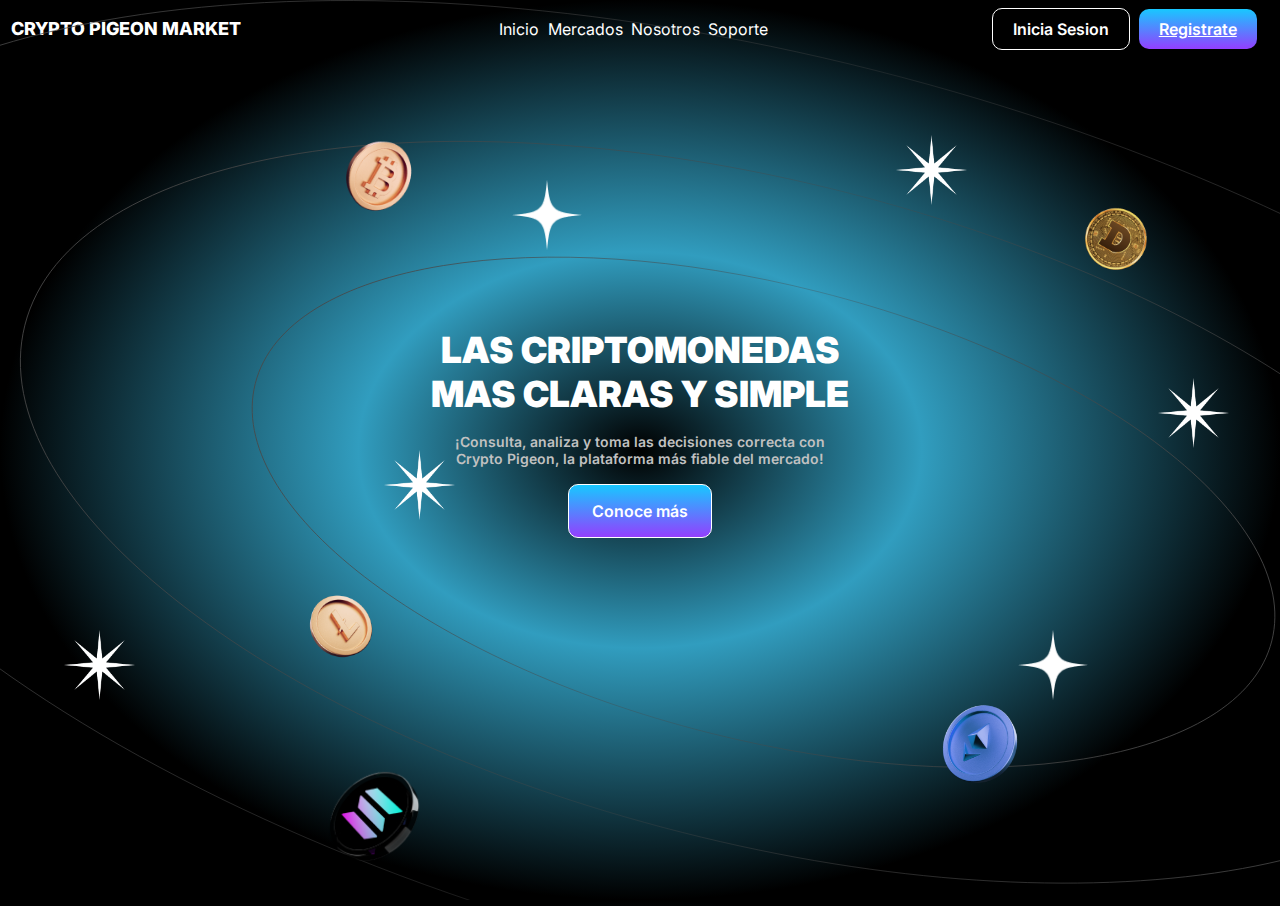
<file: index.html>
<!DOCTYPE html>
<html lang="es">
  <head>
    <meta charset="UTF-8" />
    <meta name="viewport" content="width=device-width, initial-scale=1.0" />
    <link rel="shortcut icon" href="./images/favicon.ico" type="image/x-icon"/>
    <link rel="stylesheet" type="text/css" href="./styles/global.css" />
    <link rel="stylesheet" type="text/css" href="./styles/index.css" />
    <title>Crypto Pigeon Market</title>
  </head>
  <body>
    <img id="elipses" src="./images/elipses.svg" alt="elipses" />
    <header>
      <a href="index.html">
        <h1>CRYPTO PIGEON MARKET</h1>
        <img src="./images/logo.png" alt="Crypto Pigeon Market Logo" class="logo-image">
        <img src="./images/interface.png" alt="Crypto Pigeon Market Options" class="interface">
      </a>
      <div id="options">
        <a href="index.html">Inicio</a>
        <a href="mercados.html">Mercados</a>
        <a href="nosotros.html">Nosotros</a>
        <a href="soporte.html">Soporte</a>
      </div>
      <div id="userOptions">
        <a href="login.html"><button id="btnLogging">Inicia Sesion</button></a>
        <a href="register.html"><button id="btnRegister">Registrate</button></a>
      </div>
    </header>
    <div class="imagenes">
      <img id="bitcoin" src="./images/bitcoin.png" alt="bitcoin" />
      <img id="litecoin" src="./images/litecoin.png" alt="litecoin" />
      <img id="solana" src="./images/solana.png" alt="solana" />
      <img id="etherium" src="./images/etherium.png" alt="etherium" />
      <img id="doge" src="./images/dogecoin.png" alt="doge" />
      <img id="star1" src="./images/star2.png" alt="star1" />
      <img id="star2" src="./images/star1.png" alt="star2" />
      <img id="star3" src="./images/star1.png" alt="star3" />
      <img id="star4" src="./images/star1.png" alt="star4" />
      <img id="star5" src="./images/star1.png" alt="star5" />
      <img id="star6" src="./images/star2.png" alt="star6" />
    </div>
    <div class="container">
      <h2>LAS CRIPTOMONEDAS<br />MAS CLARAS Y SIMPLE</h2>
      <p>
        ¡Consulta, analiza y toma las decisiones correcta con Crypto Pigeon, la
        plataforma más fiable del mercado!
      </p>
      <a href="nosotros.html">
        <button id="btnInfo">Conoce más</button>
      </a>
    </div>
    <script src="main.js"></script>
  </body>
</html>
</file>
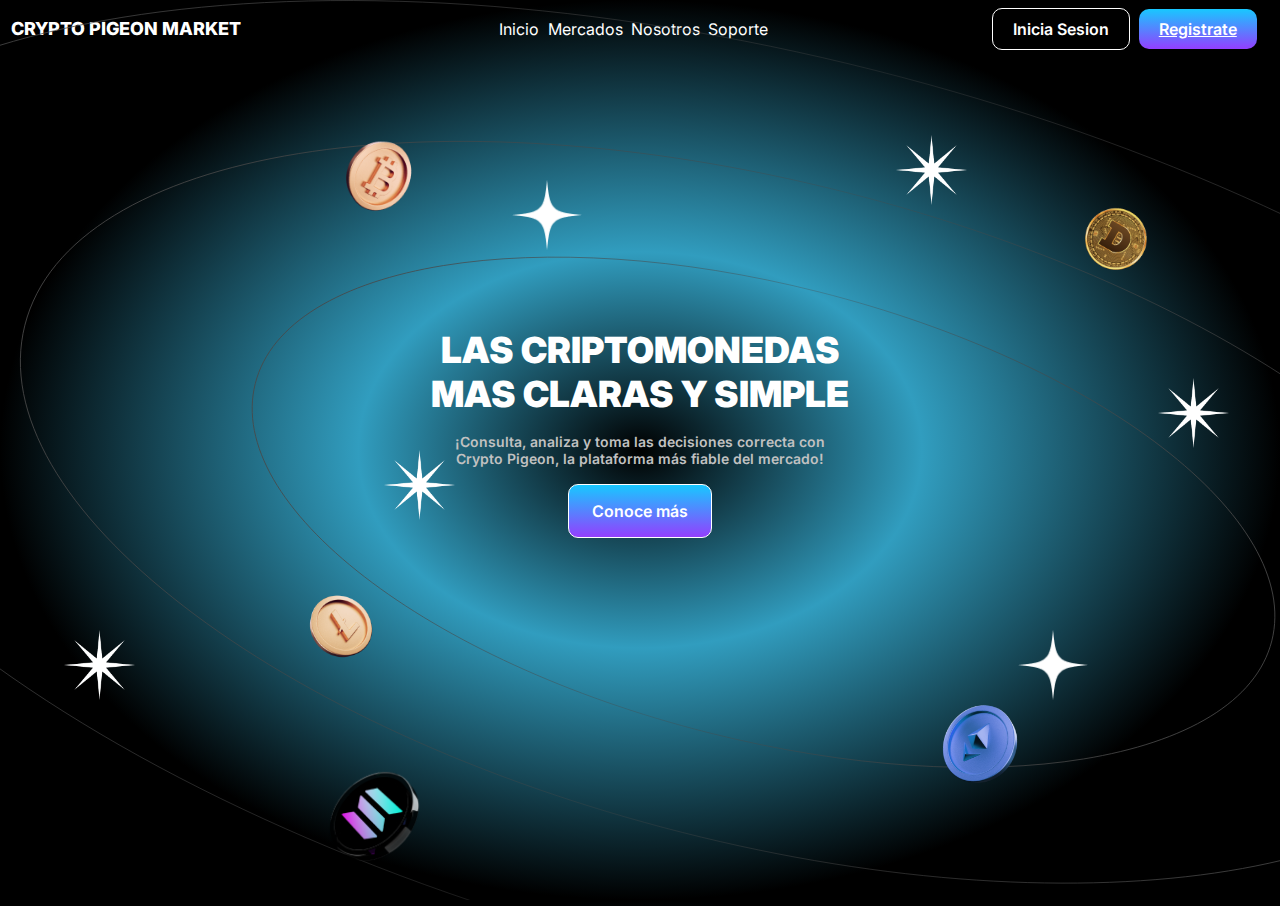
<file: indext.html>
<!DOCTYPE html>
<html lang="es">
  <head>
    <meta charset="UTF-8" />
    <meta name="viewport" content="width=device-width, initial-scale=1.0" />
    <link rel="shortcut icon" href="/images/favicon.ico" type="image/x-icon" />
    <link rel="stylesheet" type="text/css" href="/styles/global.css" />
    <link rel="stylesheet" type="text/css" href="/styles/index.css " />
    <title>Crypto Pigeon Market</title>
  </head>
  <body>
    <img id="elipses" src="/images/elipses.svg" alt="elipses" />
    <header>
      <a href="indext.html">
        <h1>CRYPTO PIGEON MARKET</h1>
      </a>
      <div id="options">
        <a href="indext.html">Inicio</a>
        <a href="mercados.html">Mercados</a>
        <a href="nosotros.html">Nosotros</a>
        <a href="soporte.html">Soporte</a>
      </div>
      <div id="userOptions">
        <a href="login.html"><button id="btnLogging">Inicia Sesion</button></a>
        <a href="register.html"><button id="btnRegister">Registrate</button></a>
      </div>
    </header>
    <div class="imagenes">
      <img id="bitcoin" src="./images/bitcoin.png" alt="bitcoin" />
      <img id="litecoin" src="./images/litecoin.png" alt="litecoin" />
      <img id="solana" src="./images/solana.png" alt="solana" />
      <img id="etherium" src="./images/etherium.png" alt="etherium" />
      <img id="doge" src="./images/dogecoin.png" alt="doge" />
      <img id="star1" src="./images/star2.png" alt="star1" />
      <img id="star2" src="./images/star1.png" alt="star2" />
      <img id="star3" src="./images/star1.png" alt="star3" />
      <img id="star4" src="./images/star1.png" alt="star4" />
      <img id="star5" src="./images/star1.png" alt="star5" />
      <img id="star6" src="./images/star2.png" alt="star6" />
    </div>
    <div class="container">
      <h2>LAS CRIPTOMONEDAS<br />MAS CLARAS Y SIMPLE</h2>
      <p>
        ¡Consulta, analiza y toma las decisiones correcta con Crypto Pigeon, la
        plataforma más fiable del mercado!
      </p>
      <a href="informacion.html">
        <button id="btnInfo">Conoce más</button>
      </a>
    </div>
  </body>
</html>
</file>
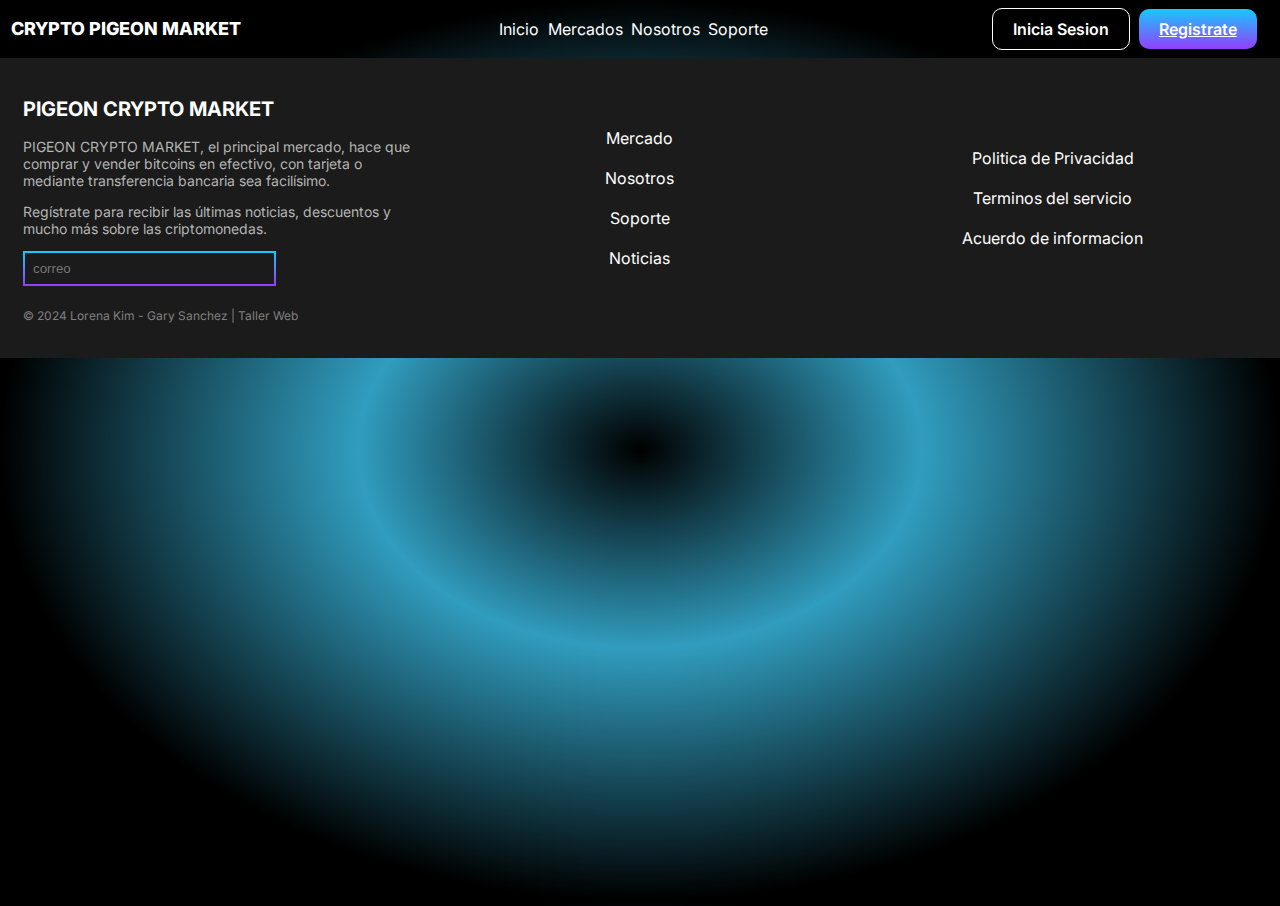
<file: login.html>
<!DOCTYPE html>
<html lang="en">
  <head>
    <meta charset="UTF-8" />
    <meta name="viewport" content="width=device-width, initial-scale=1.0" />
    <link rel="stylesheet" type="text/css" href="./styles/global.css"> 
    <link rel="stylesheet" type="text/css" href="./styles/login.css"> 
    <link rel="stylesheet" type="text/css" href="./styles/index.css"> 
    <title>Crypto Pigeon Market</title>
  </head>
  <body>
    <header>
      <a href="index.html">
        <h1>CRYPTO PIGEON MARKET</h1>
        <img src="./images/logo.png" alt="Crypto Pigeon Market Logo" class="logo-image">
        <img src="./images/interface.png" alt="Crypto Pigeon Market Options" class="interface">
      </a>
      <div id="options">
        <a href="index.html">Inicio</a>
        <a href="mercados.html">Mercados</a>
        <a href="nosotros.html">Nosotros</a>
        <a href="soporte.html">Soporte</a>
      </div>
      <div id="userOptions">
        <a href="login.html"><button id="btnLogging">Inicia Sesion</button></a>
        <a href="register.html"><button id="btnRegister">Registrate</button></a>
      </div>
    </header>
    <section class="login-wrap">
      <section class="login">
        <h2>Iniciar Sesion</h2>
        <form action="" method="post" class="form" onsubmit="login(event)">
          <label for="email">Correo</label>
          <input type="email" name="email" id="email" placeholder="correo@ejemplo.com" required>
          <label for="password">Contraseña</label>
          <input type="password" name="password" id="password" placeholder="*******" required>
          <label for="confirm-password">Confirmar Contraseña</label>
          <input type="password" name="confirm-password" id="confirm-password" placeholder="*******" required>
          <button type="submit" id="btnEnviar">Enviar</button>
        </form>
      </section>
    </section>
    
    <footer id="main-footer">
      <table style="width: 100%">
        <tr class="footer-elements">
          <td class="footer-column">
            <div>
              <h2>PIGEON CRYPTO MARKET</h2>
              <p>
                PIGEON CRYPTO MARKET, el principal mercado, hace que comprar y
                vender bitcoins en efectivo, con tarjeta o mediante
                transferencia bancaria sea facilísimo.
              </p>
              <p>
                Regístrate para recibir las últimas noticias, descuentos y mucho
                más sobre las criptomonedas.
              </p>
              <input type="email" placeholder="correo" id = "footer-email" onkeydown="footer(event)"/>
              <p class="footer-info">
                © 2024 Lorena Kim - Gary Sanchez | Taller Web
              </p>
            </div>
          </td>
          <td class="footer-column">
            <nav>
              <a href="./mercados.html">Mercado</a><br />
              <a href="./nosotros.html">Nosotros</a><br />
              <a href="./soporte.html">Soporte</a><br />
              <a href="./noticias.html">Noticias</a><br />
            </nav>
          </td>
          <td class="footer-column">
            <nav>
              <a href="./privacity.html">Politica de Privacidad</a><br />
              <a href="./terms.html">Terminos del servicio</a><br />
              <a href="./agreement.html">Acuerdo de informacion</a><br />
            </nav>
          </td>
        </tr>
      </table>
    </footer>
    <script src="main.js"></script>
  </body>
</html>
</file>
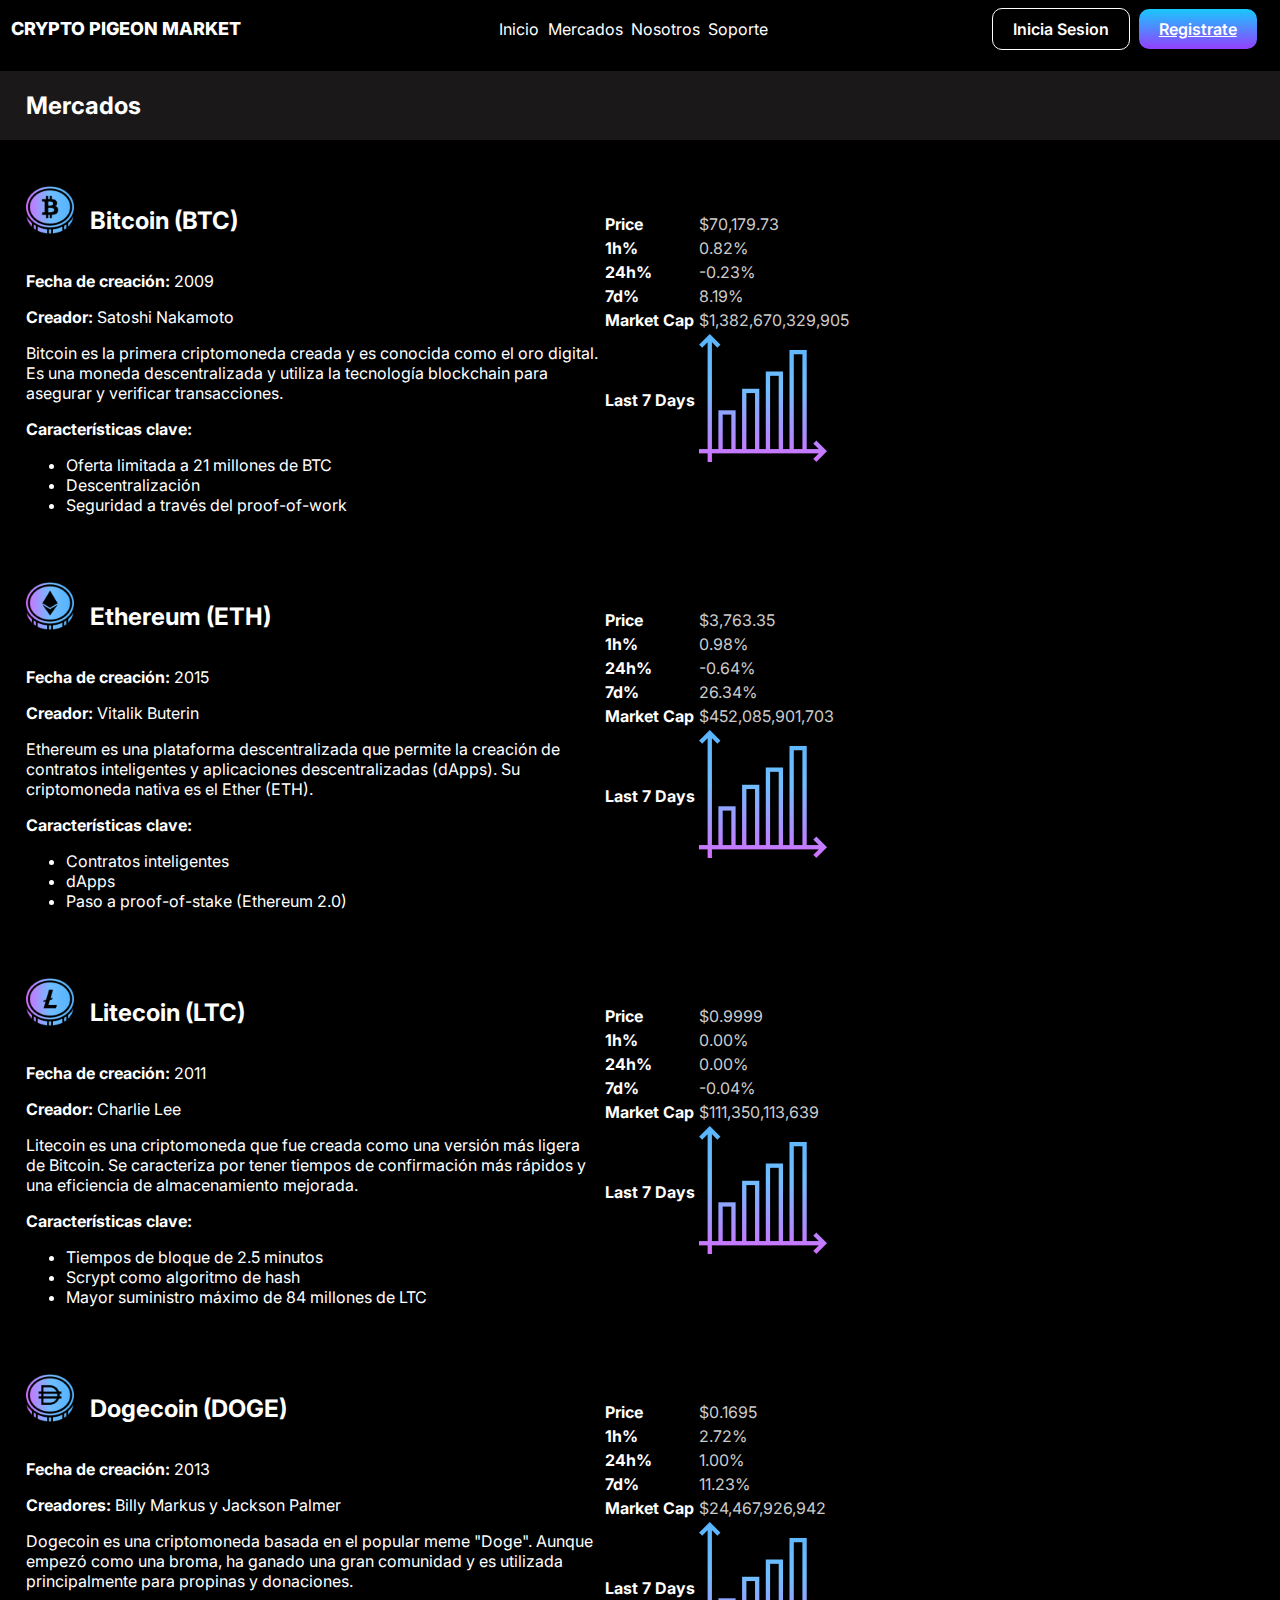
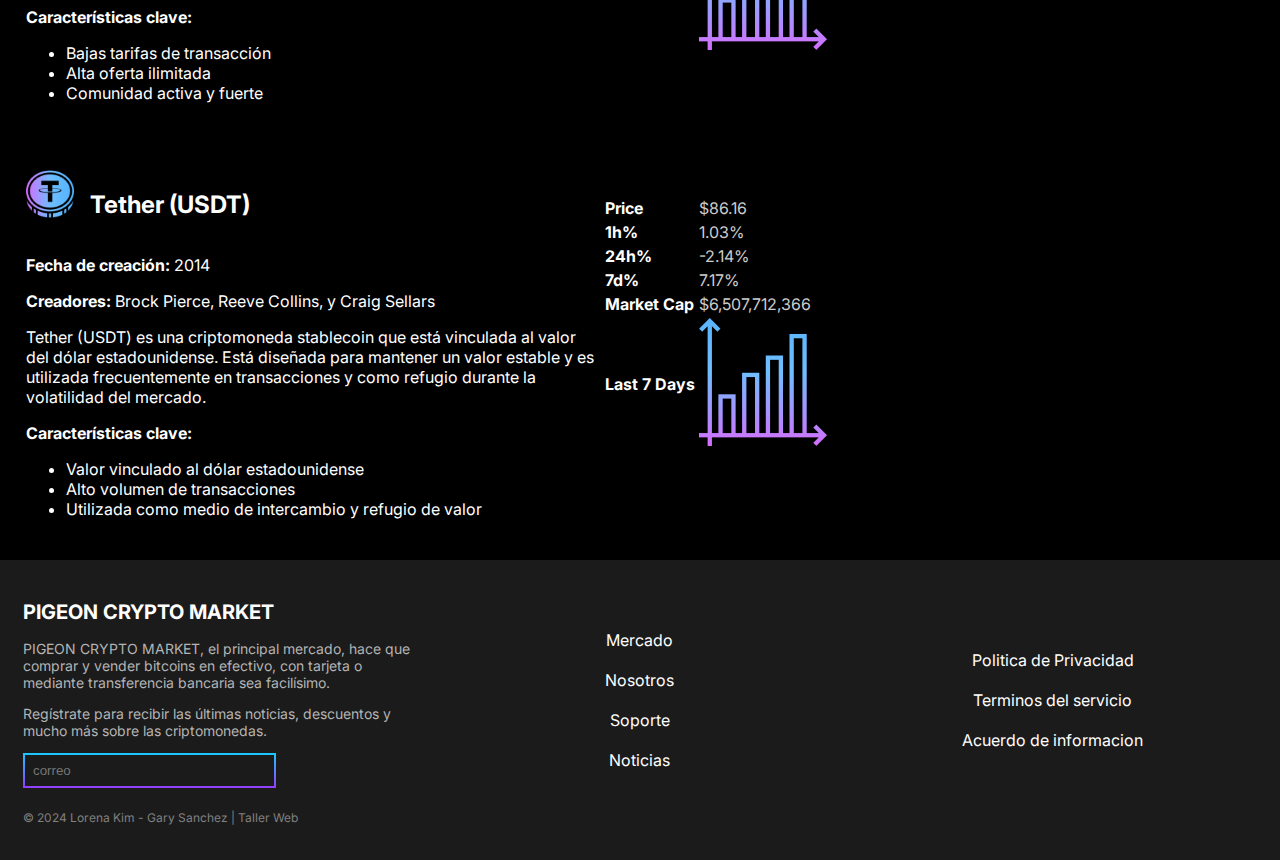
<file: mercados.html>
<!DOCTYPE html>
<html lang="es">
  <head>
    <meta charset="UTF-8" />
    <meta name="viewport" content="width=device-width, initial-scale=1.0" />
    <link rel="shortcut icon" href="./images/favicon.ico" type="image/x-icon" />
    <link rel="stylesheet" type="text/css" href="./styles/global.css" />
    <link rel="stylesheet" type="text/css" href="./styles/mercados.css" />
    <title>Crypto Pigeon Market</title>
  </head>
  <body>
    <header>
      <a href="index.html">
        <h1>CRYPTO PIGEON MARKET</h1>
        <img src="./images/logo.png" alt="Crypto Pigeon Market Logo" class="logo-image">
        <img src="./images/interface.png" alt="Crypto Pigeon Market Options" class="interface">
      </a>
      <div id="options">
        <a href="index.html">Inicio</a>
        <a href="mercados.html">Mercados</a>
        <a href="nosotros.html">Nosotros</a>
        <a href="soporte.html">Soporte</a>
      </div>
      <div id="userOptions">
        <a href="login.html"><button id="btnLogging">Inicia Sesion</button></a>
        <a href="register.html"><button id="btnRegister">Registrate</button></a>
      </div>
    </header> 
    <section class="support-header">
      <h2>Mercados</h2>
    </section>

    <div class="crypto-section">
      <section id="bitcoin">
        <section class ="info-section">
          <section class="crypto-title">
            <h2>Bitcoin (BTC)</h2>
            <img src="./images/bitcoin_logo.png" alt="Bitcoin Logo" class="crypto-image">
          </section>
          <section class="crypto-info">
            <p><strong>Fecha de creación:</strong> 2009</p>
            <p><strong>Creador:</strong> Satoshi Nakamoto</p>
            <p>Bitcoin es la primera criptomoneda creada y es conocida como el oro digital. Es una moneda descentralizada y utiliza la tecnología blockchain para asegurar y verificar transacciones.</p>
            <p><strong>Características clave:</strong></p>
            <ul>
                <li>Oferta limitada a 21 millones de BTC</li>
                <li>Descentralización</li>
                <li>Seguridad a través del proof-of-work</li>
            </ul>
          </section>
        </section>
        <section class="crypto-stats">
          <table>
            <tr>
                <th>Price</th>
                <td>$70,179.73</td>
            </tr>
            <tr>
                <th>1h%</th>
                <td class="positive">0.82%</td>
            </tr>
            <tr>
                <th>24h%</th>
                <td class="negative">-0.23%</td>
            </tr>
            <tr>
                <th>7d%</th>
                <td class="positive">8.19%</td>
            </tr>
            <tr>
                <th>Market Cap</th>
                <td>$1,382,670,329,905</td>
            </tr>
            <tr>
                <th>Last 7 Days</th>
                <td><img src="./images/graphic.png" alt="Last 7 Days Graph" class="crypto-graph"></td>
            </tr>
        </table>
      </section>
        
      </section>
      <section id="ethereum">
        <section class ="info-section">
          <section class="crypto-title">
            <h2>Ethereum (ETH)</h2>
            <img src="./images/ethereum_logo.png" alt="Ethereum Logo" class="crypto-image">
          </section>
          <section class="crypto-info">
            <p><strong>Fecha de creación:</strong> 2015</p>
            <p><strong>Creador:</strong> Vitalik Buterin</p>
            <p>Ethereum es una plataforma descentralizada que permite la creación de contratos inteligentes y aplicaciones descentralizadas (dApps). Su criptomoneda nativa es el Ether (ETH).</p>
            <p><strong>Características clave:</strong></p>
            <ul>
                <li>Contratos inteligentes</li>
                <li>dApps</li>
                <li>Paso a proof-of-stake (Ethereum 2.0)</li>
            </ul>
          </section>
        </section>
        <section class="crypto-stats">
          <table>
              <tr>
                  <th>Price</th>
                  <td>$3,763.35</td>
              </tr>
              <tr>
                  <th>1h%</th>
                  <td class="positive">0.98%</td>
              </tr>
              <tr>
                  <th>24h%</th>
                  <td class="negative">-0.64%</td>
              </tr>
              <tr>
                  <th>7d%</th>
                  <td class="positive">26.34%</td>
              </tr>
              <tr>
                  <th>Market Cap</th>
                  <td>$452,085,901,703</td>
              </tr>
              <tr>
                  <th>Last 7 Days</th>
                  <td><img src="./images/graphic.png" alt="Bitcoin Price Graph" class="crypto-graph"></td>
              </tr>
          </table>
      </section>
        
      </section>
      <section id="litecoin">
        <section class ="info-section">
          <section class="crypto-title">
            <h2>Litecoin (LTC)</h2>
            <img src="./images/litecoin_logo.png" alt="Litecoin Logo" class="crypto-image">
          </section>
          <section class="crypto-info">
            <p><strong>Fecha de creación:</strong> 2011</p>
            <p><strong>Creador:</strong> Charlie Lee</p>
            <p>Litecoin es una criptomoneda que fue creada como una versión más ligera de Bitcoin. Se caracteriza por tener tiempos de confirmación más rápidos y una eficiencia de almacenamiento mejorada.</p>
            <p><strong>Características clave:</strong></p>
            <ul>
                <li>Tiempos de bloque de 2.5 minutos</li>
                <li>Scrypt como algoritmo de hash</li>
                <li>Mayor suministro máximo de 84 millones de LTC</li>
            </ul>
          </section>
        </section>
        <section class="crypto-stats">
          <table>
              <tr>
                  <th>Price</th>
                  <td>$0.9999</td>
              </tr>
              <tr>
                  <th>1h%</th>
                  <td class="positive">0.00%</td>
              </tr>
              <tr>
                  <th>24h%</th>
                  <td class="positive">0.00%</td>
              </tr>
              <tr>
                  <th>7d%</th>
                  <td class="negative">-0.04%</td>
              </tr>
              <tr>
                  <th>Market Cap</th>
                  <td>$111,350,113,639</td>
              </tr>
              <tr>
                  <th>Last 7 Days</th>
                  <td><img src="./images/graphic.png" alt="Bitcoin Price Graph" class="crypto-graph"></td>
              </tr>
          </table>
      </section>
        
      </section>
      <section id="dogecoin">
        <section class ="info-section">
          <section class="crypto-title">
            <h2>Dogecoin (DOGE)</h2>
            <img src="./images/dogecoin_logo.png" alt="Dogecoin Logo" class="crypto-image">
          </section>
          <section class="crypto-info">
            <p><strong>Fecha de creación:</strong> 2013</p>
            <p><strong>Creadores:</strong> Billy Markus y Jackson Palmer</p>
            <p>Dogecoin es una criptomoneda basada en el popular meme "Doge". Aunque empezó como una broma, ha ganado una gran comunidad y es utilizada principalmente para propinas y donaciones.</p>
            <p><strong>Características clave:</strong></p>
            <ul>
                <li>Bajas tarifas de transacción</li>
                <li>Alta oferta ilimitada</li>
                <li>Comunidad activa y fuerte</li>
            </ul>
          </section>
        </section>
        <section class="crypto-stats">
          <table>
              <tr>
                  <th>Price</th>
                  <td>$0.1695</td>
              </tr>
              <tr>
                  <th>1h%</th>
                  <td class="positive">2.72%</td>
              </tr>
              <tr>
                  <th>24h%</th>
                  <td class="positive">1.00%</td>
              </tr>
              <tr>
                  <th>7d%</th>
                  <td class="positive">11.23%</td>
              </tr>
              <tr>
                  <th>Market Cap</th>
                  <td>$24,467,926,942</td>
              </tr>
              <tr>
                  <th>Last 7 Days</th>
                  <td><img src="./images/graphic.png" alt="Bitcoin Price Graph" class="crypto-graph"></td>
              </tr>
          </table>
        </section>
      </section>
      <section id="usdt">
        <section class ="info-section">
          <section class="crypto-title">
            <h2>Tether (USDT)</h2>
            <img src="./images/tether_logo.png" alt="Tether Logo" class="crypto-image">
          </section>
          <section class="crypto-info">
            <p><strong>Fecha de creación:</strong> 2014</p>
            <p><strong>Creadores:</strong> Brock Pierce, Reeve Collins, y Craig Sellars</p>
            <p>Tether (USDT) es una criptomoneda stablecoin que está vinculada al valor del dólar estadounidense. Está diseñada para mantener un valor estable y es utilizada frecuentemente en transacciones y como refugio durante la volatilidad del mercado.</p>
            <p><strong>Características clave:</strong></p>
            <ul>
                <li>Valor vinculado al dólar estadounidense</li>
                <li>Alto volumen de transacciones</li>
                <li>Utilizada como medio de intercambio y refugio de valor</li>
            </ul>
          </section>
        </section>
        <section class="crypto-stats">
          <table>
              <tr>
                  <th>Price</th>
                  <td>$86.16</td>
              </tr>
              <tr>
                  <th>1h%</th>
                  <td class="positive">1.03%</td>
              </tr>
              <tr>
                  <th>24h%</th>
                  <td class="negative">-2.14%</td>
              </tr>
              <tr>
                  <th>7d%</th>
                  <td class="positive">7.17%</td>
              </tr>
              <tr>
                  <th>Market Cap</th>
                  <td>$6,507,712,366</td>
              </tr>
              <tr>
                  <th>Last 7 Days</th>
                  <td><img src="./images/graphic.png" alt="Bitcoin Price Graph" class="crypto-graph"></td>
              </tr>
          </table>
      </section>
      </section>
    </div>
    <script src="main.js"></script>
  </body>
  <footer id="main-footer">
    <table style="width: 100%">
      <tr class="footer-elements">
        <td class="footer-column">
          <div>
            <h2>PIGEON CRYPTO MARKET</h2>
            <p>
              PIGEON CRYPTO MARKET, el principal mercado, hace que comprar y
              vender bitcoins en efectivo, con tarjeta o mediante
              transferencia bancaria sea facilísimo.
            </p>
            <p>
              Regístrate para recibir las últimas noticias, descuentos y mucho
              más sobre las criptomonedas.
            </p>
            <input type="email" placeholder="correo" id = "footer-email" onkeydown="footer(event)"/>
            <p class="footer-info">
              © 2024 Lorena Kim - Gary Sanchez | Taller Web
            </p>
          </div>
        </td>
        <td class="footer-column">
          <nav>
            <a href="./mercados.html">Mercado</a><br />
            <a href="./nosotros.html">Nosotros</a><br />
            <a href="./soporte.html">Soporte</a><br />
            <a href="./noticias.html">Noticias</a><br />
          </nav>
        </td>
        <td class="footer-column">
          <nav>
            <a href="./privacity.html">Politica de Privacidad</a><br />
            <a href="./terms.html">Terminos del servicio</a><br />
            <a href="./agreement.html">Acuerdo de informacion</a><br />
          </nav>
        </td>
      </tr>
    </table>
  </footer>
</html>
</file>
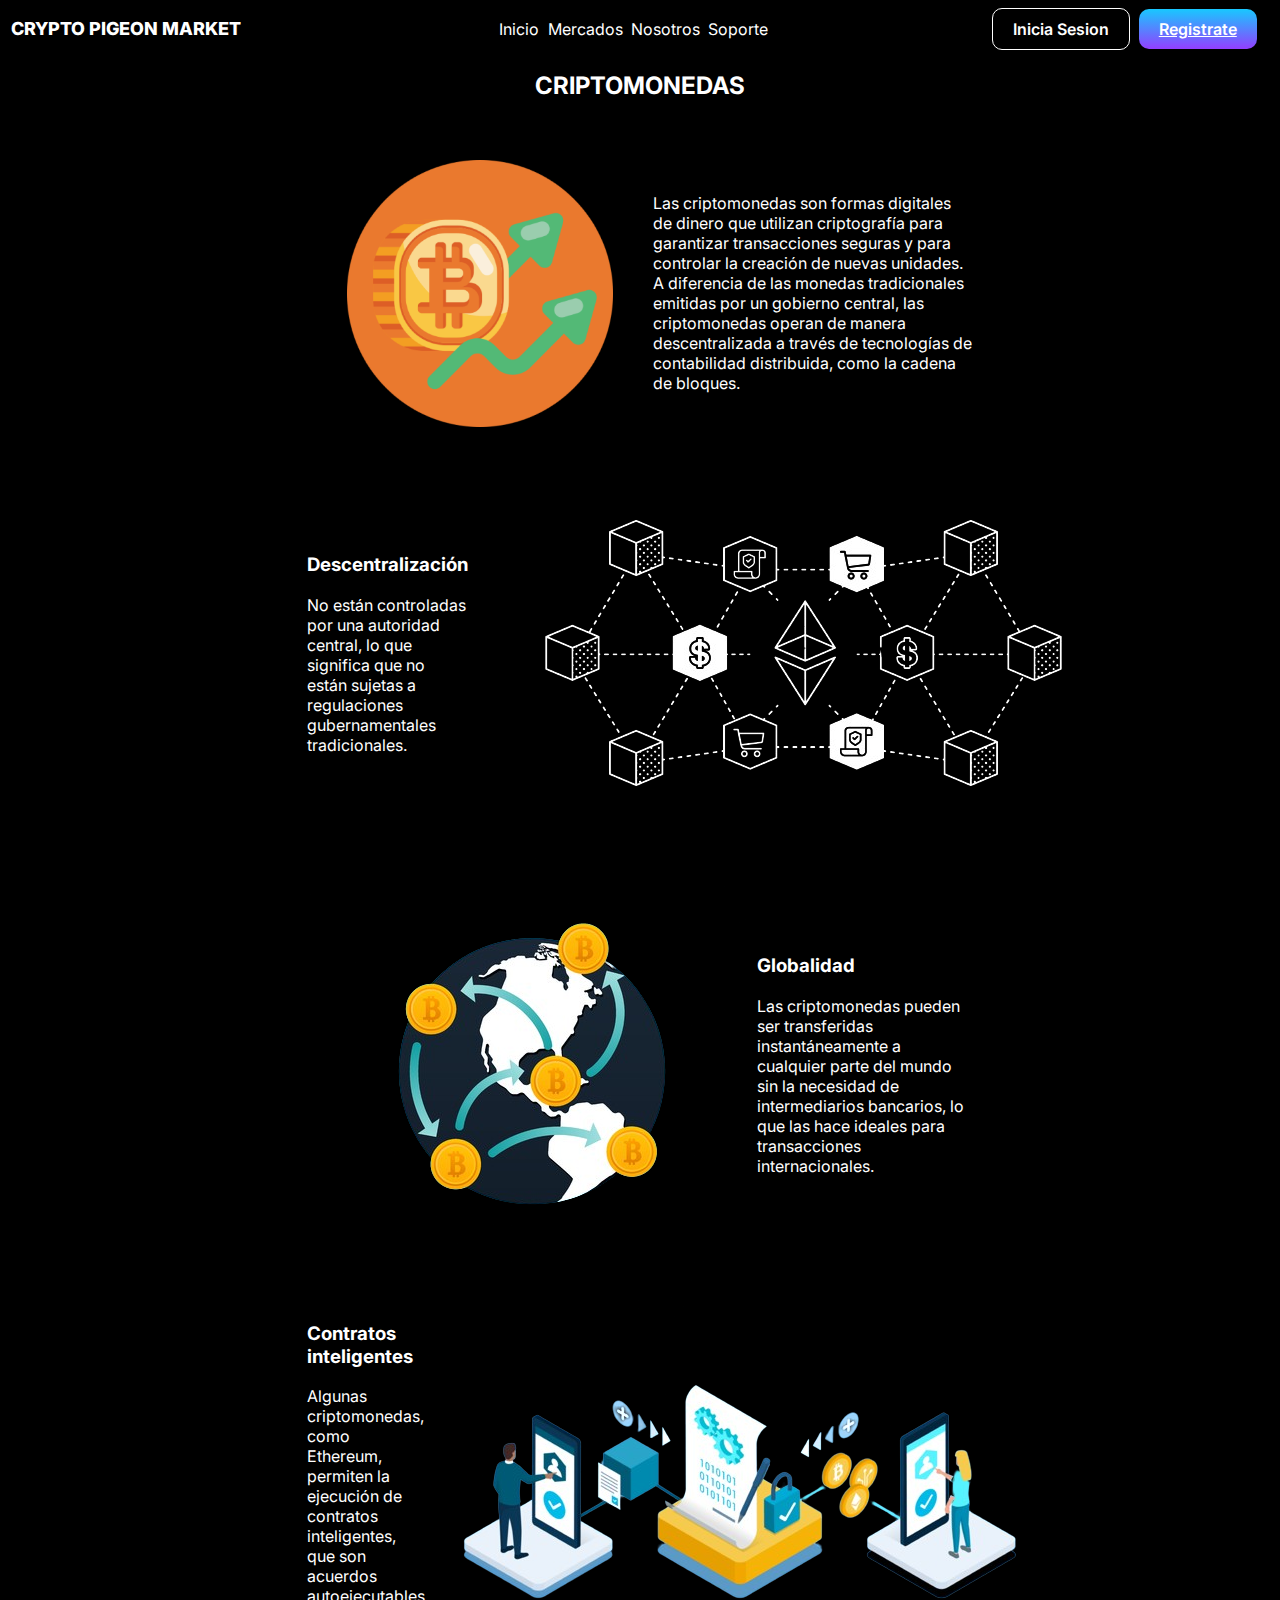
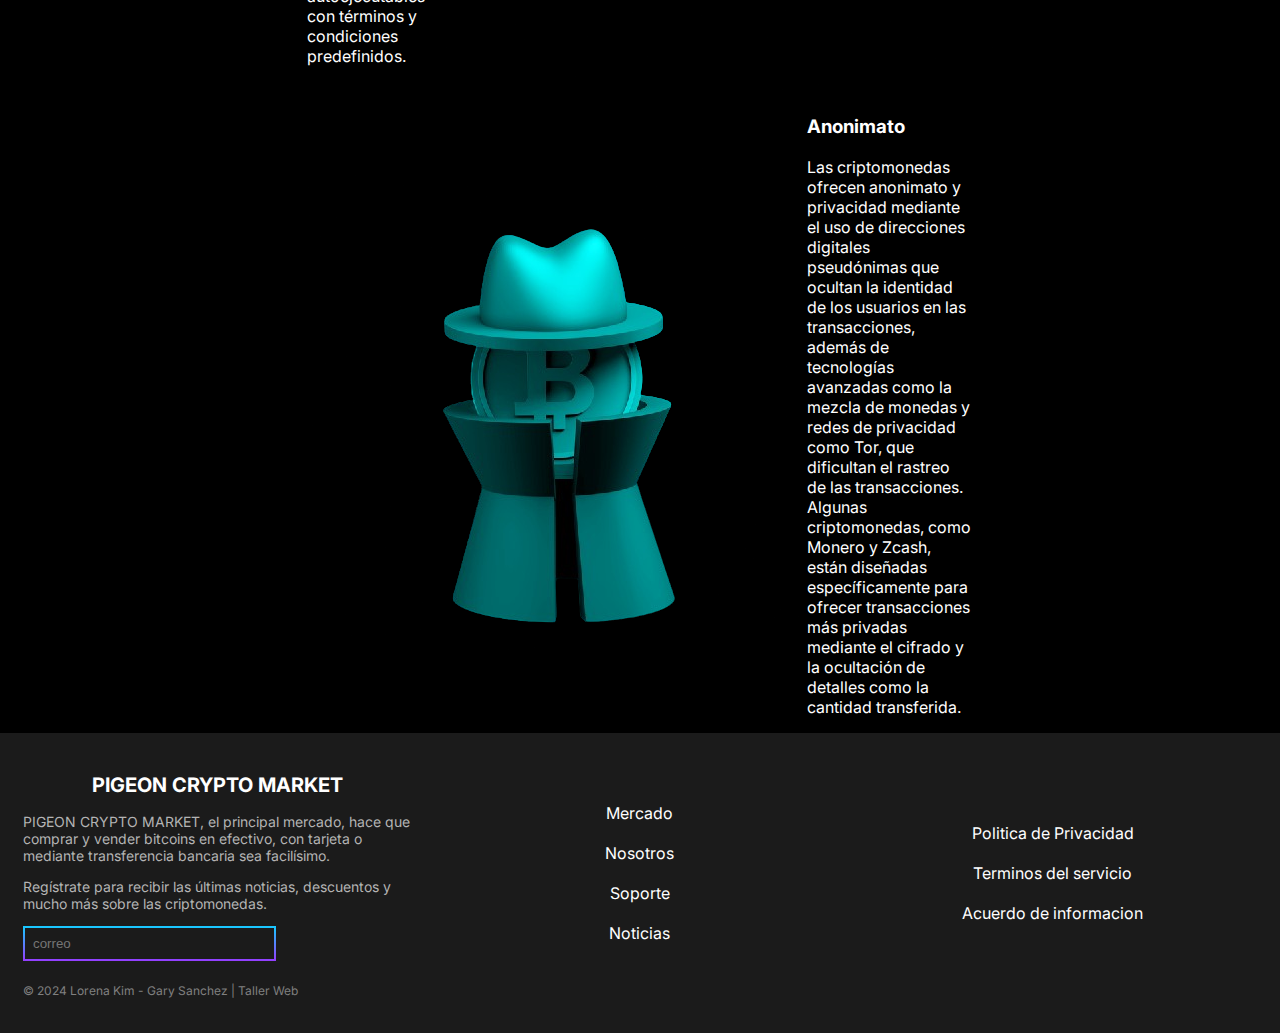
<file: nosotros.html>
<!DOCTYPE html>
<html lang="es">
  <head>
    <meta charset="UTF-8" />
    <meta name="viewport" content="width=device-width, initial-scale=1.0" />
    <link rel="shortcut icon" href="./images/favicon.ico" type="image/x-icon" />
    <link rel="stylesheet" type="text/css" href="./styles/global.css" />
    <link rel="stylesheet" type="text/css" href="./styles/nosotros.css" />
    <title>Crypto Pigeon Market</title>
  </head>
  <body>
    <header>
      <a href="index.html">
        <h1>CRYPTO PIGEON MARKET</h1>
        <img src="./images/logo.png" alt="Crypto Pigeon Market Logo" class="logo-image">
        <img src="./images/interface.png" alt="Crypto Pigeon Market Options" class="interface">
      </a>
      <div id="options">
        <a href="index.html">Inicio</a>
        <a href="mercados.html">Mercados</a>
        <a href="nosotros.html">Nosotros</a>
        <a href="soporte.html">Soporte</a>
      </div>
      <div id="userOptions">
        <a href="login.html"><button id="btnLogging">Inicia Sesion</button></a>
        <a href="register.html"><button id="btnRegister">Registrate</button></a>
      </div>
    </header>
    <section>
      <h2>CRIPTOMONEDAS</h2>
      <div id="left-img">
        <img id="crypto" src="images/criptocoin.png" alt="cripto" />
        <p>
          Las criptomonedas son formas digitales de dinero que utilizan
          criptografía para garantizar transacciones seguras y para controlar la
          creación de nuevas unidades. A diferencia de las monedas tradicionales
          emitidas por un gobierno central, las criptomonedas operan de manera
          descentralizada a través de tecnologías de contabilidad distribuida,
          como la cadena de bloques.
        </p>
      </div>
      <div id="right-img">
        <div>
          <h3>Descentralización</h3>
          <p>
            No están controladas por una autoridad central, lo que significa que
            no están sujetas a regulaciones gubernamentales tradicionales.
          </p>
        </div>
        <img src="images/desentralizacion.png" alt="cripto" />
      </div>
      <div id="left-img">
        <img src="images/globalidad.png" alt="cripto" />
        <div>
          <h3>Globalidad</h3>
          <p>
            Las criptomonedas pueden ser transferidas instantáneamente a
            cualquier parte del mundo sin la necesidad de intermediarios
            bancarios, lo que las hace ideales para transacciones
            internacionales.
          </p>
        </div>
      </div>
      <div id="right-img">
        <div>
          <h3>Contratos inteligentes</h3>
          <p>
            Algunas criptomonedas, como Ethereum, permiten la ejecución de
            contratos inteligentes, que son acuerdos autoejecutables con
            términos y condiciones predefinidos.
          </p>
        </div>
        <img src="images/contract.png" alt="cripto" />
      </div>
      <div id="left-img">
        <img src="images/anon.png" alt="cripto" />
        <div>
          <h3>Anonimato</h3>
          <p>
            Las criptomonedas ofrecen anonimato y privacidad mediante el uso de
            direcciones digitales pseudónimas que ocultan la identidad de los
            usuarios en las transacciones, además de tecnologías avanzadas como
            la mezcla de monedas y redes de privacidad como Tor, que dificultan
            el rastreo de las transacciones. Algunas criptomonedas, como Monero
            y Zcash, están diseñadas específicamente para ofrecer transacciones
            más privadas mediante el cifrado y la ocultación de detalles como la
            cantidad transferida.
          </p>
        </div>
      </div>
    </section>
    <footer id="main-footer">
      <table style="width: 100%">
        <tr class="footer-elements">
          <td class="footer-column">
            <div>
              <h2>PIGEON CRYPTO MARKET</h2>
              <p>
                PIGEON CRYPTO MARKET, el principal mercado, hace que comprar y
                vender bitcoins en efectivo, con tarjeta o mediante
                transferencia bancaria sea facilísimo.
              </p>
              <p>
                Regístrate para recibir las últimas noticias, descuentos y mucho
                más sobre las criptomonedas.
              </p>
              <input type="email" placeholder="correo" id = "footer-email" onkeydown="footer(event)"/>
              <p class="footer-info">
                © 2024 Lorena Kim - Gary Sanchez | Taller Web
              </p>
            </div>
          </td>
          <td class="footer-column">
            <nav>
              <a href="./mercados.html">Mercado</a><br />
              <a href="./nosotros.html">Nosotros</a><br />
              <a href="./soporte.html">Soporte</a><br />
              <a href="./noticias.html">Noticias</a><br />
            </nav>
          </td>
          <td class="footer-column">
            <nav>
              <a href="./privacity.html">Politica de Privacidad</a><br />
              <a href="./terms.html">Terminos del servicio</a><br />
              <a href="./agreement.html">Acuerdo de informacion</a><br />
            </nav>
          </td>
        </tr>
      </table>
    </footer>
    <script src="main.js"></script>
  </body>
</html>
</file>
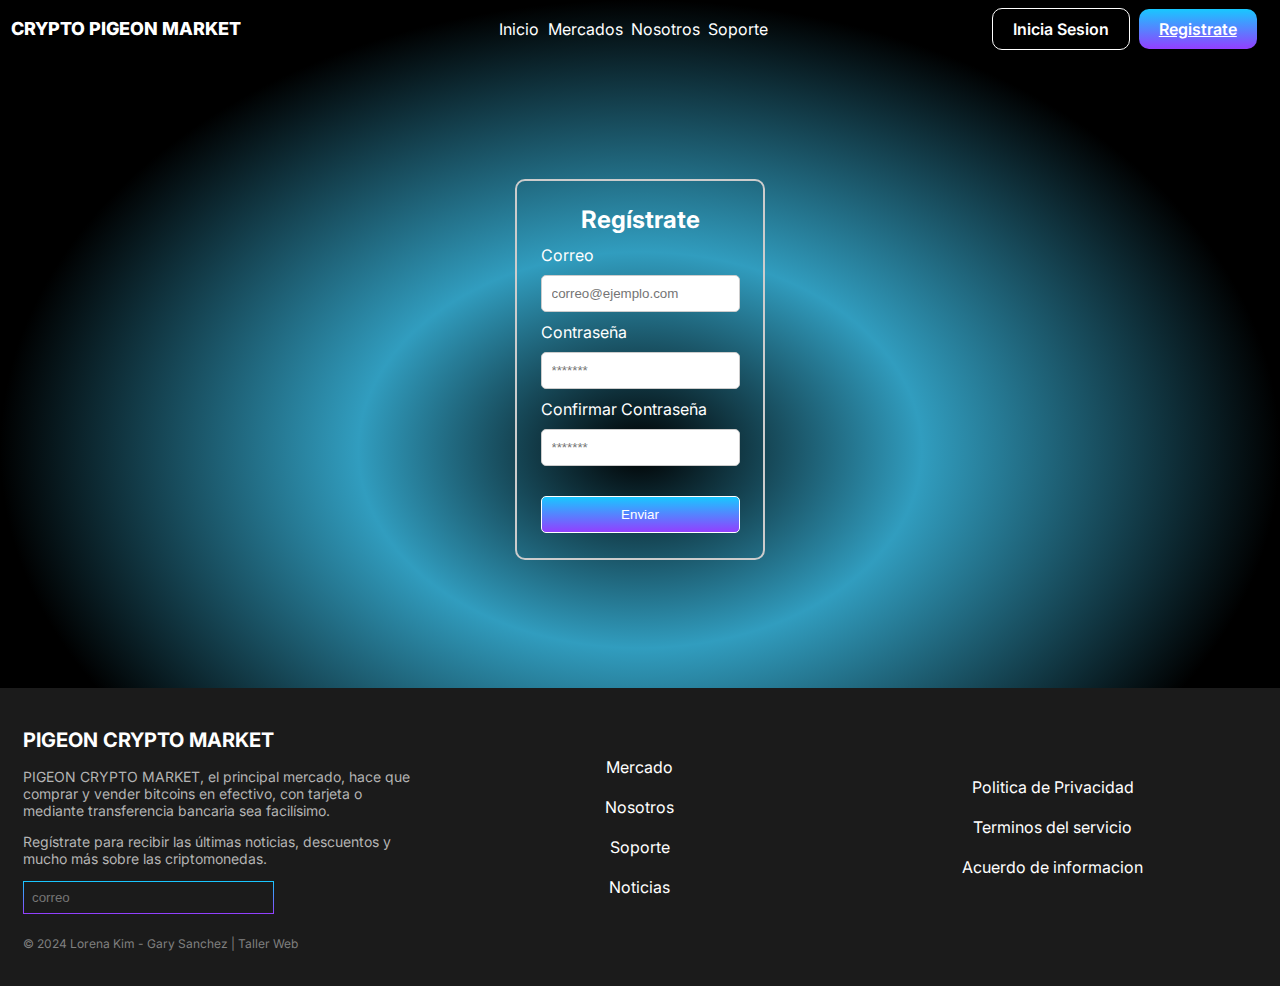
<file: register.html>
<!DOCTYPE html>
<html lang="en">
  <head>
    <meta charset="UTF-8" />
    <meta name="viewport" content="width=device-width, initial-scale=1.0" />
    <link rel="shortcut icon" href="./images/favicon.ico" type="image/x-icon" />
    <link rel="stylesheet" type="text/css" href="./styles/global.css" />
    <link rel="stylesheet" type="text/css" href="./styles/register.css" />
    <link rel="stylesheet" type="text/css" href="./styles/index.css"> 
    <title>Crypto Pigeon Market | Registro</title>
  </head>
  <body>
    <header>
      <a href="index.html">
        <h1>CRYPTO PIGEON MARKET</h1>
        <img src="./images/logo.png" alt="Crypto Pigeon Market Logo" class="logo-image">
        <img src="./images/interface.png" alt="Crypto Pigeon Market Options" class="interface">
      </a>
      <div id="options">
        <a href="index.html">Inicio</a>
        <a href="mercados.html">Mercados</a>
        <a href="nosotros.html">Nosotros</a>
        <a href="soporte.html">Soporte</a>
      </div>
      <div id="userOptions">
        <a href="login.html"><button id="btnLogging">Inicia Sesion</button></a>
        <a href="register.html"><button id="btnRegister">Registrate</button></a>
      </div>
    </header>

    <section id="register-wrap">
      <section id="register-section">
        <h2>Regístrate</h2>
        <form action="" method="post" class="form" id="registerForm" onsubmit="register(event)">
          <label for="email">Correo</label>
          <input type="email" name="email" id="email" placeholder="correo@ejemplo.com" required>
          <label for="password">Contraseña</label>
          <input type="password" name="password" id="password" placeholder="*******" required>
          <label for="confirm-password">Confirmar Contraseña</label>
          <input type="password" name="confirm-password" id="confirm-password" placeholder="*******" required>
          <button type="submit">Enviar</button>
        </form>
      </section>
    </section>
   
    <footer id="main-footer">
      <table style="width: 100%">
        <tr class="footer-elements">
          <td class="footer-column">
            <div>
              <h2>PIGEON CRYPTO MARKET</h2>
              <p>
                PIGEON CRYPTO MARKET, el principal mercado, hace que comprar y
                vender bitcoins en efectivo, con tarjeta o mediante
                transferencia bancaria sea facilísimo.
              </p>
              <p>
                Regístrate para recibir las últimas noticias, descuentos y mucho
                más sobre las criptomonedas.
              </p>
              <input type="email" placeholder="correo" id = "footer-email" onkeydown="footer(event)"/>
              <p class="footer-info">
                © 2024 Lorena Kim - Gary Sanchez | Taller Web
              </p>
            </div>
          </td>
          <td class="footer-column">
            <nav>
              <a href="./mercados.html">Mercado</a><br />
              <a href="./nosotros.html">Nosotros</a><br />
              <a href="./soporte.html">Soporte</a><br />
              <a href="./noticias.html">Noticias</a><br />
            </nav>
          </td>
          <td class="footer-column">
            <nav>
              <a href="./privacity.html">Politica de Privacidad</a><br />
              <a href="./terms.html">Terminos del servicio</a><br />
              <a href="./agreement.html">Acuerdo de informacion</a><br />
            </nav>
          </td>
        </tr>
      </table>
    </footer>
    <script src="main.js"></script>
  </body>
</html>
</file>
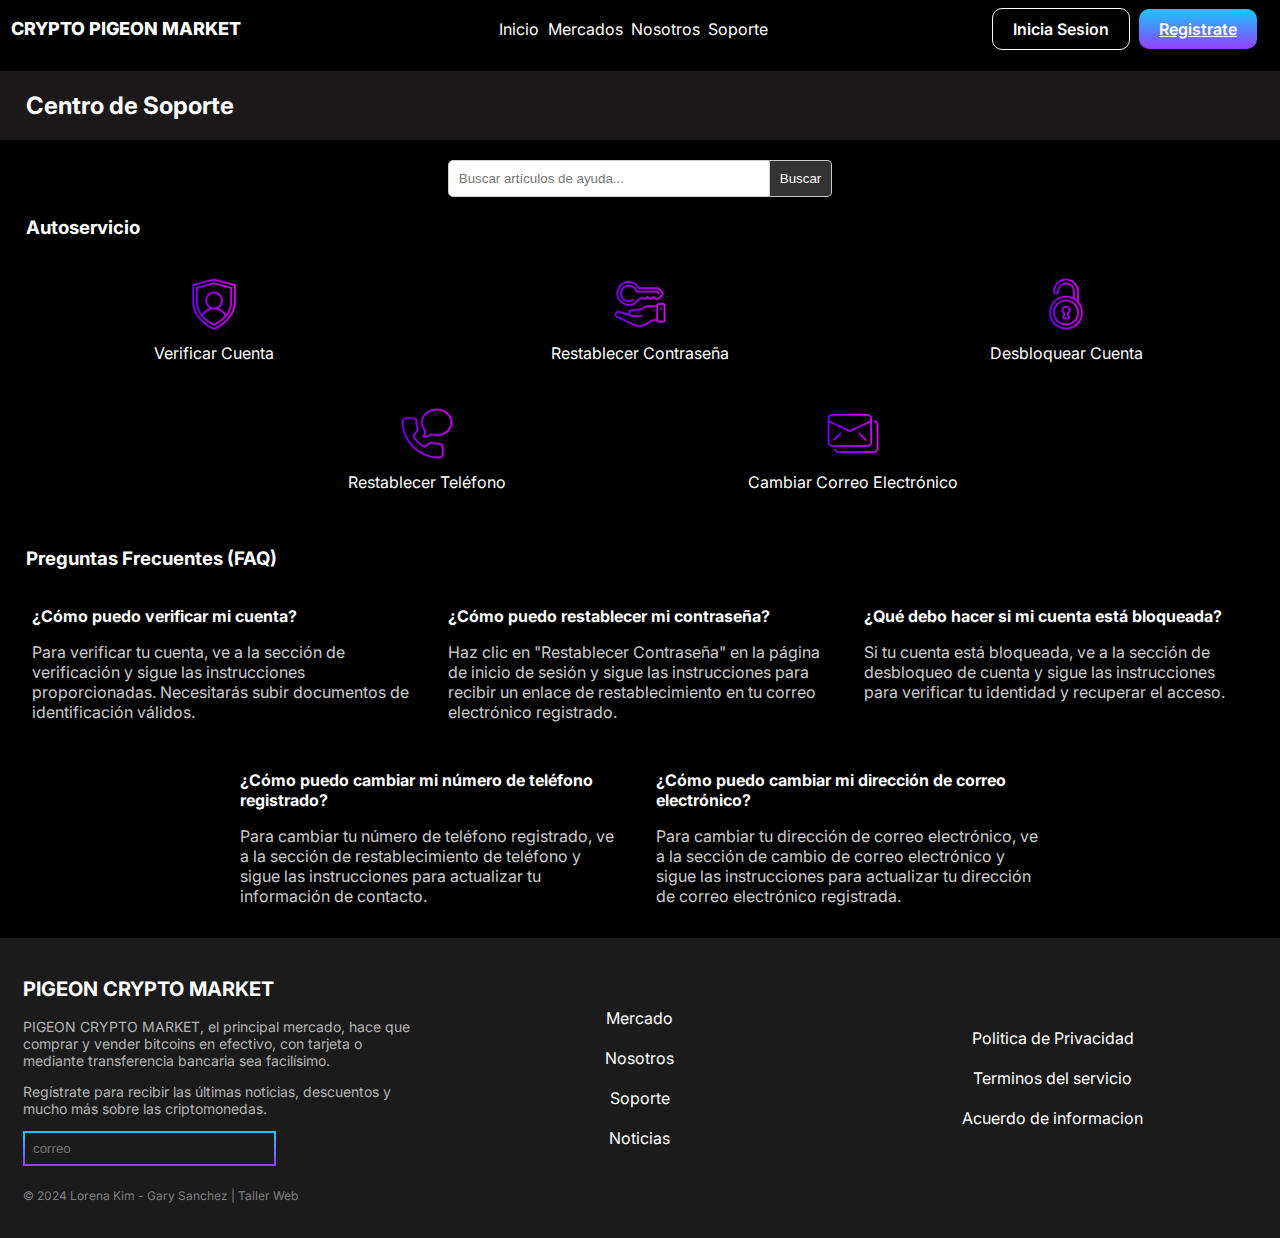
<file: soporte.html>
<!DOCTYPE html>
<html lang="es">
  <head>
    <meta charset="UTF-8" />
    <meta name="viewport" content="width=device-width, initial-scale=1.0" />
    <link rel="shortcut icon" href="./images/favicon.ico" type="image/x-icon" />
    <link rel="stylesheet" type="text/css" href="./styles/global.css" />
    <link rel="stylesheet" type="text/css" href="./styles/soporte.css">
    <title>Crypto Pigeon Market</title>
  </head>
  <body>
    <header>
      <a href="index.html">
        <h1>CRYPTO PIGEON MARKET</h1>
        <img src="./images/logo.png" alt="Crypto Pigeon Market Logo" class="logo-image">
        <img src="./images/interface.png" alt="Crypto Pigeon Market Options" class="interface">
      </a>
      <div id="options">
        <a href="index.html">Inicio</a>
        <a href="mercados.html">Mercados</a>
        <a href="nosotros.html">Nosotros</a>
        <a href="soporte.html">Soporte</a>
      </div>
      <div id="userOptions">
        <a href="login.html"><button id="btnLogging">Inicia Sesion</button></a>
        <a href="register.html"><button id="btnRegister">Registrate</button></a>
      </div>
    </header>
    <section class="support-header">
      <h2>Centro de Soporte</h2>
      <div class="search-bar">
          <input type="text" placeholder="Buscar artículos de ayuda..." />
          <button>Buscar</button>
      </div>
    </section>
    <section class="self-service">
        <h3>Autoservicio</h3>
        <div class="service-options">
            <div class="option">
                <img src="images/verify_account.png" alt="Verificar Cuenta" />
                <div class="description">Verifica tu cuenta</div>
                <h4>Verificar Cuenta</h4>
            </div>
            <div class="option">
                <img src="images/reset_password.png" alt="Restablecer Contraseña" />
                <div class="description">Restablece tu contraseña</div>
                <h4>Restablecer Contraseña</h4>
            </div>
            <div class="option">
                <img src="images/unlock_account.png" alt="Desbloquear Cuenta" />
                <div class="description">cuentas bloqueadas</div>
                <h4>Desbloquear Cuenta</h4>
            </div>
            <div class="option">
                <img src="images/reset_phone.png" alt="Restablecer Teléfono" />
                <div class="description">por robo/perdida/cambio</div>
                <h4>Restablecer Teléfono</h4>
            </div>
            <div class="option">
                <img src="images/change_email.png" alt="Cambiar Correo Electrónico" />
                <div class="description">Cambio de correo</div>
                <h4>Cambiar Correo Electrónico</h4>
            </div>
        </div>
    </section>
    <section class="faq">
      <h3>Preguntas Frecuentes (FAQ)</h3>
      <div class="faq-options">
        <div class="faq-item">
          <h4>¿Cómo puedo verificar mi cuenta?</h4>
          <p>Para verificar tu cuenta, ve a la sección de verificación y sigue las instrucciones proporcionadas. Necesitarás subir documentos de identificación válidos.</p>
        </div>
        <div class="faq-item">
            <h4>¿Cómo puedo restablecer mi contraseña?</h4>
            <p>Haz clic en "Restablecer Contraseña" en la página de inicio de sesión y sigue las instrucciones para recibir un enlace de restablecimiento en tu correo electrónico registrado.</p>
        </div>
        <div class="faq-item">
            <h4>¿Qué debo hacer si mi cuenta está bloqueada?</h4>
            <p>Si tu cuenta está bloqueada, ve a la sección de desbloqueo de cuenta y sigue las instrucciones para verificar tu identidad y recuperar el acceso.</p>
        </div>
        <div class="faq-item">
            <h4>¿Cómo puedo cambiar mi número de teléfono registrado?</h4>
            <p>Para cambiar tu número de teléfono registrado, ve a la sección de restablecimiento de teléfono y sigue las instrucciones para actualizar tu información de contacto.</p>
        </div>
        <div class="faq-item">
            <h4>¿Cómo puedo cambiar mi dirección de correo electrónico?</h4>
            <p>Para cambiar tu dirección de correo electrónico, ve a la sección de cambio de correo electrónico y sigue las instrucciones para actualizar tu dirección de correo electrónico registrada.</p>
        </div>
        </div>
    </section>
    <footer id="main-footer">
      <table style="width: 100%">
        <tr class="footer-elements">
          <td class="footer-column">
            <div>
              <h2>PIGEON CRYPTO MARKET</h2>
              <p>
                PIGEON CRYPTO MARKET, el principal mercado, hace que comprar y
                vender bitcoins en efectivo, con tarjeta o mediante
                transferencia bancaria sea facilísimo.
              </p>
              <p>
                Regístrate para recibir las últimas noticias, descuentos y mucho
                más sobre las criptomonedas.
              </p>
              <input type="email" placeholder="correo" id = "footer-email" onkeydown="footer(event)"/>
              <p class="footer-info">
                © 2024 Lorena Kim - Gary Sanchez | Taller Web
              </p>
            </div>
          </td>
          <td class="footer-column">
            <nav>
              <a href="./mercados.html">Mercado</a><br />
              <a href="./nosotros.html">Nosotros</a><br />
              <a href="./soporte.html">Soporte</a><br />
              <a href="./noticias.html">Noticias</a><br />
            </nav>
          </td>
          <td class="footer-column">
            <nav>
              <a href="./privacity.html">Politica de Privacidad</a><br />
              <a href="./terms.html">Terminos del servicio</a><br />
              <a href="./agreement.html">Acuerdo de informacion</a><br />
            </nav>
          </td>
        </tr>
      </table>
    </footer>
    <script src="main.js"></script>
  </body>
</html>
</file>
<file: styles/global.css>
@import url("https://fonts.googleapis.com/css2?family=Inter:wght@100..900&display=swap");

::-webkit-scrollbar {
  width: 10px;
  border-radius: 5px;
}

::-webkit-scrollbar-thumb {
  background-color: #479dac;
  border-radius: 5px;
}

::-webkit-scrollbar-track {
  background-color: #000;
}

body {
  background-color: #000;
  font-family: "Inter", sans-serif;
}

.logo-image {
  display: none;
  width: 40px;
}

.interface {
  display: none;
}

/* NAV */

header {
  display: flex;
  margin: 0.5%;
}

header > a > h1,
header > a {
  display: flex;
  color: #fff;
  font-family: Inter;
  font-size: large;
  font-style: normal;
  font-weight: 800;
  line-height: normal;
  flex: 1;
  text-decoration: none;
  cursor: default;
}

#noStyle {
  text-decoration: none;
  color: inherit;
}

#options {
  display: flex;
  flex: 1;
  align-items: center;
  justify-content: center;
  font-family: Inter;
}

#options > a {
  text-decoration: none;
}

#options > *,
#userOptions > *,
header > a > h1 {
  margin-right: 1%;
  margin-left: 1%;
  color: white;
}

#btnLogging {
  border: 1px solid white;
  border-radius: 10px;
  background-color: transparent;
  border: 1px solid white;
  cursor: pointer;
  padding: 10px 20px;

  color: #fff;
  text-align: center;
  font-family: Inter;
  font-size: 16px;
  font-style: normal;
  font-weight: 600;
  line-height: normal;

  
}

#btnRegister {
  border: 1px solid white;
    border-radius: 10px;
    font-family: Inter;
    cursor: pointer;
    padding: 10px 20px;
    background: linear-gradient(180deg, #18c8ff 0%, #933ffe 100%);
    color: #fff;
    text-align: center;
    font-family: Inter;
    font-size: 16px;
    font-style: normal;
    font-weight: 600;
    line-height: normal;
    border: none;
    color: rgb(255, 255, 255);
    display: flex;
    align-items: center;
    justify-content: center;
    user-select: none;
    cursor: pointer;
}

#userOptions {
  display: flex;
  flex: 1;
  align-items: center;
  justify-content: right;
  margin-right: 1%;
}

/* Footer */
#main-footer {
  background-color: #1b1b1b;
  padding: 20px;
  color: white;
}

.footer-column {
  width: 33.33%;
  vertical-align: middle;
}

.footer-column div {
  padding-right: 20px;
}

.footer-column h2 {
  color: #ffffff;
  font-size: 20px;
}

.footer-column p {
  color: #b4b4b4;
  font-size: 14px;
}

.footer-column input[type="email"] {
  padding: 8px;
  width: 60%;
  background: transparent;
  color: white;
  margin-bottom: 10px;
  border-image: linear-gradient(180deg, #18c8ff, #933ffe) 1;
}

.footer-column p.footer-info {
  color: #808080;
  font-size: 12px;
}

.footer-column nav a {
  color: #ffffff;
  text-decoration: none;
  display: block;
  text-align: center;
}

@media (max-width: 900px) {
  /* for header */
  #options {
    display: none;
  }

  .logo-image {
    display: inline-block;
  }
  .interface {
   display: inline-block;
  }

  header a h1 {
    display: none;
  
  }

}

@media (max-width: 690px) {
  /* for header */
  #btnLogging, #btnRegister {
    padding: 10px 10px;
    font-size: 10px;
  }

  #star3 {
    display: none;
  }

  .logo-image {
    width: 40px;
  }
}

@media (max-width: 431px) {


  /* for header */
  header {
      display: flex;
      flex-direction: row;
      align-items: center;
  }
  .logo-image {
    width: 40px;
  }

  /* for footer */
  .footer-elements {
      display: flex;
      flex-direction: column;
      align-items: center;
  }

  .footer-column {
      width: 100%;
  }

  .footer-column nav {
      display: flex;
      flex-direction: row;
  }

  .footer-column a {
      width: 20%;
      margin: 0.2 rem;
  }

  .footer-column nav {
      margin-top: 1rem;
      font-size: 0.8rem;
  }

  .footer-column nav a {
      width: 33.3%;
  }

  .service-options .option h4 {
      font-size: 1rem; 
  }
  .faq h3, .self-service h3 {
      font-size: 1.2rem; 
  }

  .faq-item h4 {
      font-size: 1rem; 
  }
  .search-bar input {
      width: 200px;
  }

  .option img {
      width: 30%;
  }
}
</file>
<file: styles/index.css>
html,
body {
  height: 100%;
  margin: 0;
  color: white;
}

body {
  background: radial-gradient(
    50% 50% at 50% 50%,
    #000 0%,
    #319dbf 44%,
    #000 100%
  );
}

/* elipses */

#elipses {
  position: absolute;
  top: 0;
  left: 0;
  width: 100%;
  z-index: 0;
  pointer-events: none;
  max-height: 100vh;
}

/* Stars and coins */

.imagenes {
  display: flex;
}

#bitcoin {
  position: absolute;
  height: 120px;
  top: 13%;
  left: 25%;
}

#litecoin {
  position: absolute;
  height: 120px;
  top: 63%;
  left: 22%;
}

#solana {
  position: absolute;
  height: 100px;
  top: 85%;
  left: 25%;
}

#doge {
  position: absolute;
  height: 100px;
  top: 21%;
  right: 9%;
}

#etherium {
  position: absolute;
  height: 160px;
  top: 74%;
  right: 17%;
}

#star1 {
  position: absolute;
  height: 70px;
  top: 20%;
  left: 40%;
}

#star2 {
  position: absolute;
  height: 70px;
  top: 15%;
  left: 70%;
}

#star3 {
  position: absolute;
  height: 70px;
  top: 50%;
  left: 30%;
}

#star4 {
  position: absolute;
  height: 70px;
  top: 42%;
  right: 4%;
}

#star5 {
  position: absolute;
  height: 70px;
  top: 70%;
  left: 5%;
}

#star6 {
  position: absolute;
  height: 70px;
  top: 70%;
  right: 15%;
}

.container {
  height: 80%;
  display: flex;
  flex-direction: column;
  align-items: center;
  justify-content: center;
}

.container > h2 {
  color: #fff;
  text-align: center;
  font-family: Inter;
  font-size: 36px;
  font-style: normal;
  font-weight: 900;
  line-height: normal;
  margin-bottom: 0;
}

.container > p {
  color: #c1c1c1;
  text-align: center;
  font-family: Inter;
  font-size: 14px;
  font-style: normal;
  line-height: normal;
  height: 40px;
  flex-direction: column;
  justify-content: center;
  font-weight: 600;
  width: 413px;
  display: flex;
}

#btnInfo {
  width: 144px;
  height: 54px;
  border-radius: 10px;
  border: 1px solid #fff;
  background: linear-gradient(180deg, #18c8ff 0%, #933ffe 100%);

  color: #fff;
  text-align: center;
  font-family: Inter;
  font-size: 16px;
  font-style: normal;
  font-weight: 600;
  line-height: normal;
}

/*
informacion html
*/

#infBody {
  background: #000;
}

#titulo {
  color: #fff;
  font-family: Inter;
  font-size: 32px;
  font-style: normal;
  font-weight: 800;
  line-height: normal;
}

.eclipse {
  width: 221px;
  height: 302.4px;
  flex-shrink: 0;
  background: linear-gradient(
    144deg,
    rgba(183, 56, 56, 0.47) 15.86%,
    #fff1c1 100%
  );
  filter: blur(150px);
}
.eclipse2 {
  width: 221px;
  height: 302.4px;
  flex-shrink: 0;
  border-radius: 302.4px;
  background: linear-gradient(142deg, #225d94 18.33%, #f616fb 103.79%);
  filter: blur(150px);
}

.container2 {
  text-align: center;
  font-style: normal;
  line-height: normal;
  flex-direction: column;
  justify-content: center;
  display: flex;
}

.inf1 {
  flex-shrink: 0;
  color: #fff;
  font-family: Inter;
  font-style: normal;
  line-height: normal;
  display: flex;
  flex-direction: row;
  align-items: flex-end;
}
.eclipse {
  width: 221px;
  height: 302.4px;
  flex-shrink: 0;
  fill: linear-gradient(144deg, rgba(183, 56, 56, 0.47) 15.86%, #fff1c1 100%);
  filter: blur(150px);
}

#tit2 {
  color: #fff;
  font-family: Inter;
  font-size: 24px;
  font-style: normal;
  font-weight: 800;
  line-height: normal;
  text-align: left;
}

.inf2 {
  color: #fff;
  font-family: Inter;
  font-style: normal;
  line-height: normal;
  display: flex;
  flex-direction: row-reverse;
  align-items: center;
  justify-content: space-around;
}

.eclipse2 {
  background: linear-gradient(142deg, #225d94 18.33%, #f616fb 103.79%);
  filter: blur(150px);
}

#texto2 {
  border-radius: 302.4px;
}

.inf3 {
  display: flex;
  justify-content: center;
  align-items: flex-start;
}

.eclipse3 {
  width: 177px;
  height: 211.2px;
  background: linear-gradient(144deg, #70ff00 15.86%, #00cbf8 73.08%);
  filter: blur(150px);
}

.inf4 {
  display: flex;
  flex-direction: row-reverse;
  align-items: flex-start;
  justify-content: space-around;
}

.eclipse5 {
  width: 279.261px;
  height: 232.942px;
  transform: rotate(-20.987deg);
  flex-shrink: 0;
  border-radius: 279.261px;
  background: linear-gradient(142deg, #f9e18f 18.33%, #028e86 103.79%);
  filter: blur(150px);
}

.inf5 {
  display: flex;
  justify-content: center;

  align-items: center;
  text-align: left;
}
</file>
<file: styles/login.css>
body {
    height: 100%;
    margin: 0;
    color: white;
  }

.login-wrap {
    display: flex;
    justify-content: center;
    flex-direction: column;
    align-items: center;
    margin: 10% 5%;
    display: none;
    
}

.login {
    display: flex;
    flex-direction: column;
    align-items: center;
    padding: 2%;
    width: fit-content;
    border-radius: 10px;
}

#iniciarSesionTitle {
    font-size: 33px;
    font-weight: bold;
    margin-top: 0%;
  }

.form {
    display: flex;
    flex-direction: column;
    align-items: flex-start;
    padding: 1%;
}

#emailLabel {
  color: rgba(255, 255, 255, 0.9);
  font-weight: 600;
  font-size: 15px;
  display: flex;
  -webkit-box-pack: justify;
  justify-content: space-between;
  margin-bottom: 5px;
}

.login form label, .register form label {
    margin-bottom: 5%;
}

.login form input[type="email"],
.login form input[type="password"],
.register form input[type="email"],
.register form input[type="password"]{
  position: relative;
  margin-bottom: 9px;
  border-radius: 2px;
  background-color: rgba(255, 255, 255, 0.12);
  border: 1px solid rgba(255, 255, 255, 0);
  padding-inline-start: 12px;
  color: rgba(255, 255, 255, 0.9);
  line-height: 100%;
  outline: none;
  font-size: 16px;
  height: 44px;
  caret-color: rgb(255, 59, 92);
  width: 100%;
  padding-inline-end: unset;
}


#btnEnviar, #register-btnEnviar {
  background: linear-gradient(180deg, #18C8FF 0%, #933FFE 100%);
  flex-shrink: 0;
  border-radius: 4px;
  border: none;
  color: rgb(255, 255, 255);
  min-width: 120px;
  min-height: 46px;
  font-size: 16px;
  line-height: 22px;
  font-weight: 700;
  font-family: TikTokFont, PingFangSC, sans-serif;
  display: flex;
  position: relative;
  -webkit-box-align: center;
  align-items: center;
  -webkit-box-pack: center;
  justify-content: center;
  padding: 6px 8px;
  user-select: none;
  cursor: pointer;
  box-sizing: border-box;
  width: 100%;
  margin-top: 21px;
}

#btnEnviar:hover {
    background-color: #18C8FF;
}

/*  Estilos para el modal   */
.modal {
  display: none;
  position: fixed;
  z-index: 1;
  left: 0;
  top: 0;
  width: 100%;
  height: 100%;
  overflow: auto;
  background-color: rgb(0,0,0);
  background-color: rgba(0,0,0,0.4);
} 
.modal-content {
  background-color: #333;
  margin: 15% auto;
  padding: 20px;
  width: 30%;
  color: white;
  text-align: center;
  border-radius: 8px;
}

.close {
  color: #aaa;
  float: right;
  font-size: 28px;
  font-weight: bold;
  cursor: pointer;
}
.close:hover,
.close:focus {
    color: black;
    text-decoration: none;
    cursor: pointer;
}

#modalTitle {
  color: rgba(255, 255, 255, 0.9);
  font-size: 33px;
  font-weight: bold;
  text-align: center;
}

#optionsLogin {
  display: flex;
  flex-direction: column;
  align-items: center;
  margin-bottom: 20px;
}

.login-btn {
  margin: 10px;
  padding: 10px;
  width: 220px;
  text-align: center;
  cursor: pointer;
  display: flex;
  justify-content: center;
  align-items: center;
  position: relative;
  border-radius: 4px;
  border-color: rgba(255, 255, 255, 0);
}

.login-btn:hover {
  border-color: rgb(208, 209, 211);
  background-color: rgb(18, 18, 18);
}

.button-icon {
  left: 12px;
  position: absolute;
  display: flex;
}

.google {
  background-color: #555;
  font-weight: bold;
  color: white;
}

.email {
  background-color: #555;
  font-weight: bold;
  color: white;
}

#loginForm,
#registerForm {
  display: flex;
  flex-direction: column;
  align-items: center;
}

/* Google oauth */
</file>
<file: styles/mercados.css>
body {
    height: 100%;
    margin: 0;
    color: white;
   }
  
  h2 {
    color: white;
   
  }

  .support-header h2 {
    background-color: rgb(31 29 29 / 83%);
    padding-top: 20px;
    padding-bottom: 20px;
    text-align: left;
    padding-left: 2%;
}
  
  .crypto-section {
    display: flex;
    flex-wrap: wrap;
    justify-content: center;
    flex-direction: column;
  }

  #bitcoin, #ethereum, #dogecoin, #usdt, #litecoin {
    padding: 2%;
    width: 90%;
    display: flex;
    flex-direction: row;
    align-items: baseline;
    flex-wrap: wrap;
    justify-content: flex-start;
  }

  #price-history-btc {
    width: 90%;
    display: flex;
    flex-direction: column;
    align-items: left;
    justify-content: center;
  }

  .info-section {
    width: 50%;
  }



  .crypto-title {
    display: flex;
    flex-direction: row-reverse;
    justify-content: flex-end;

  }

  .crypto-image {
    width: 48px;
    height: 48px;
    margin-right: 1em;
  }

  section > div {
    display: flex;
    color: white;
    padding-left: 24%;
    padding-right: 24%;
    align-items: center;
  }
  
  #crypto {
    width: 256px;
    padding: 40px;
  }

  .crypto-graph {
    width: 128px;
    height: 128px;
  }


  /* tabla de mercados */
  tr {
    text-align: left;
  }

  td {
    color: #cccccc;
  }



  
@media (max-width: 845px) {
  #bitcoin, #ethereum, #dogecoin, #usdt, #litecoin {
    display: flex;
    flex-direction: column;
    align-items: center;
  }

  .info-section {
    width: 90%;
  }

  .crypto-stats {
    width: 90%;
  }
}
</file>
<file: styles/nosotros.css>
body {
  height: 100%;
  margin: 0;
  color: white;
 }

h2 {
  color: white;
  text-align: center;
}

section > div {
  display: flex;
  color: white;
  padding-left: 24%;
  padding-right: 24%;
  align-items: center;
}


#crypto {
  width: 40%;
  padding: 40px;
}

.img {
  width: 50%;
}
</file>
<file: styles/register.css>
body {
  height: 100%;
  margin: 0;
  color: white;
}

#register-wrap {
  display: flex;
  justify-content: center;
  margin: 10% 5%;
}

#register-section {
  display: flex;
  flex-direction: column;
  align-items: center;
  padding: 2%;
  width: fit-content;
  border: 2px solid #ccc;
  border-radius: 10px;
}

#register-section h2 {
  font-size: 24px;
  margin-bottom: 5%;
  margin-top: 0%;
}

.form {
  display: flex;
  flex-direction: column;
  align-items: flex-start;
  padding: 1%;
}

#register-section form label {
  margin-bottom: 5%;
}

input {
  padding: 10px;
  margin-bottom: 10px;
  border: 1px solid #ccc;
  border-radius: 5px;
}

#register-section form input[type="text"],
#register-section form input[type="email"],
#register-section form input[type="password"] {
  padding: 10px;
  margin-bottom: 10px;
  border: 1px solid #ccc;
  border-radius: 5px;
}

#register-section form button {
  margin-top: 10%;
  width: 100%;
  padding: 10px;
  border: 1px solid #fff;
  background: linear-gradient(180deg, #18c8ff 0%, #933ffe 100%);
  color: white;
  border-radius: 5px;
  cursor: pointer;
  flex-shrink: 0;
}

#register-section form button:hover {
  background-color: #0056b3;
}
</file>
<file: styles/soporte.css>
body {
    height: 100%;
    margin: 0;
    color: white;
}

.support-header h2 {
    background-color: rgb(31 29 29 / 83%);
    padding-top: 20px;
    padding-bottom: 20px;
}

.search-bar {
display: flex;
justify-content: center;
margin-top: 20px;
}

.search-bar input {
    padding: 10px;
    width: 300px;
    border: 1px solid #ccc;
    border-radius: 5px 0 0 5px;
}

.search-bar button {
    padding: 10px;
    border: 1px solid #ccc;
    border-left: none;
    background-color: #333;
    color: white;
    cursor: pointer;
    border-radius: 0 5px 5px 0;
}

.service-options {
gap: 10px;
}

.description {
    display: none;
    bottom: 100%;
    background-color: #000;
    color: #fff;
    padding: 5px;
    border-radius: 5px;
    white-space: nowrap;
    z-index: 2;
}

.option img {
    width: 15%;
    margin-bottom: 10px;
}
.option h4 {
    font-weight: normal;
    font-size: 1em;
    margin: 0;

}
.service-options, .faq-options {
    display: flex;
    justify-content: center;
    margin-top: 20px;
    flex-wrap: wrap;
}

.option {
    display: flex;
    flex-direction: column;
    align-items: center;
    
    margin: 1em;
    width: 30%;
}

.option:hover {
    background-color: #333;
}

.option:hover .description {
    display: block;
}

.faq {
    margin-top: 3%;
}

.faq-item {
    color: white;
    display: flex;
    flex-direction: column;
    margin: 1em;
    width: 30%;
}
.faq-item p {
    color: #cccccc;
}

.faq-item h4 {
    margin: 0;
}

.faq h3, .self-service h3, .support-header h2 {
    padding-left: 2%;
}

/* contactanos css */

.contact {
    display: flex;
    margin-top: 20px;
    flex-direction: column;
    justify-content: center;
    align-items: center;
    margin-bottom: 30px;
}
.contact-form {
    display: flex;
    flex-direction: column;
    margin-top: 20px;
    align-items: flex-start;
}
.contact-atribute{
    margin-top: 10px;
    padding: 10px;
    width: 300px;
    border: 1px solid #ccc;
    border-radius: 5px;
}
#enviarBtn {
    background: linear-gradient(180deg, #18C8FF 0%, #933FFE 100%);
  border-radius: 4px;
  border: none;
  color: rgb(255, 255, 255);
  min-width: 120px;
  min-height: 46px;
  font-size: 16px;
  line-height: 22px;
  font-weight: 700;
  display: flex;
  position: relative;
  -webkit-box-align: center;
  align-items: center;
  -webkit-box-pack: center;
  justify-content: center;
  padding: 6px 8px;
  user-select: none;
  cursor: pointer;
  box-sizing: border-box;
  width: 100%;
  margin-top: 21px;
}

/* media queries */

@media (max-width: 500px) {
    .service-options .option h4 {
        font-size: 1rem; 
    }
    .faq h3, .self-service h3 {
        font-size: 1.2rem; 
    }

    .faq-item h4 {
        font-size: 1rem; 
    }
    .search-bar input {
        width: 200px;
    }

    .option img {
        width: 30%;
    }
}

@media (max-width: 431px) {
    .faq-options {
        width: 100%;
    }
    .faq-item {
        width: 80%;
    }
}
</file>
